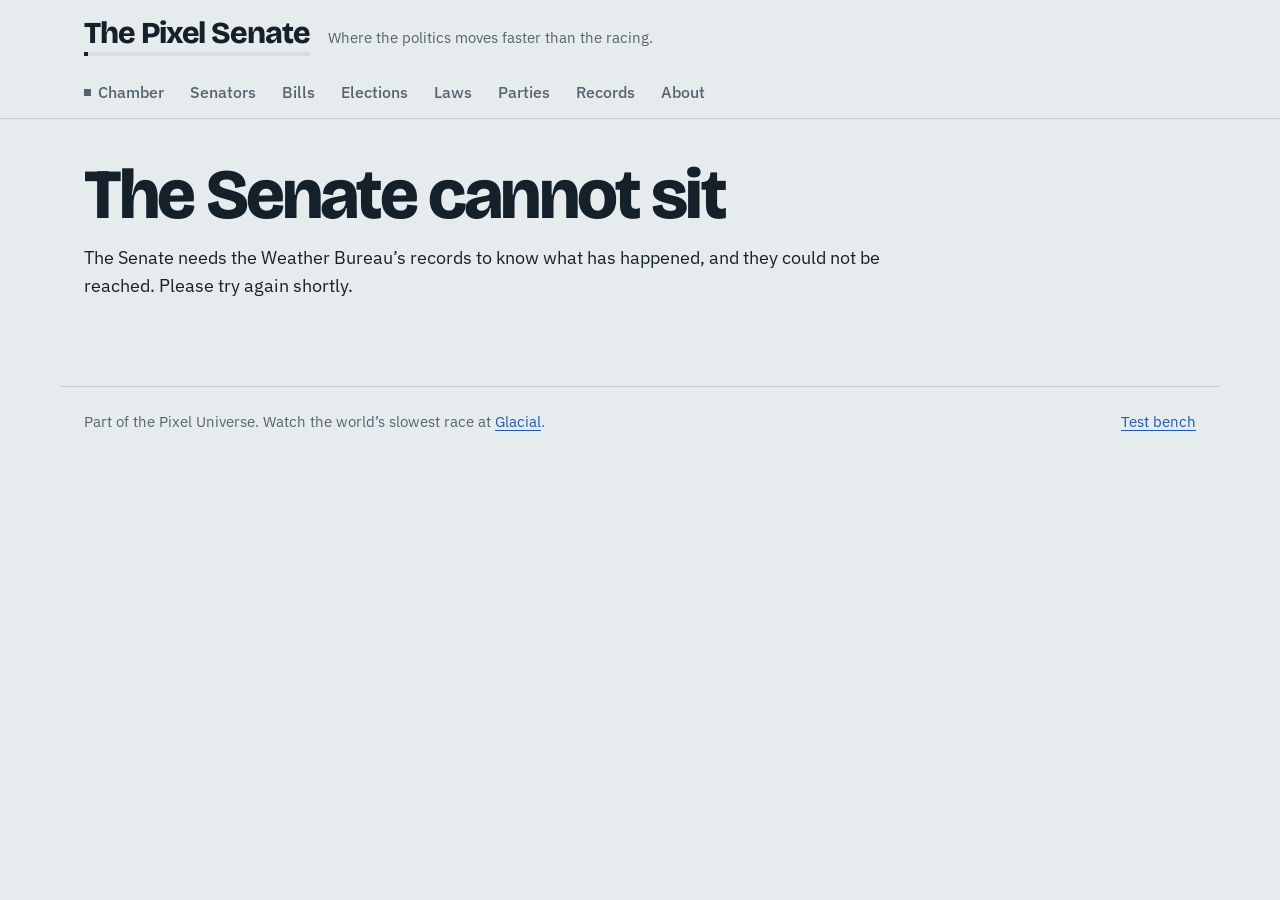
<file: index.html>
<!doctype html>
<html lang="en">
<head>
<meta charset="utf-8">
<meta name="viewport" content="width=device-width, initial-scale=1, viewport-fit=cover">
<title>The Pixel Senate</title>
<meta name="description" content="Forty-eight pixels debate, vote, filibuster and hold elections forever. The fastest politics in the Pixel Universe.">
<link rel="preconnect" href="https://fonts.googleapis.com">
<link rel="preconnect" href="https://fonts.gstatic.com" crossorigin>
<link href="https://fonts.googleapis.com/css2?family=Bricolage+Grotesque:opsz,wght@12..96,700;12..96,800&family=IBM+Plex+Sans:wght@400;500;600&display=swap" rel="stylesheet">
<link rel="stylesheet" href="senate.css">
<link rel="icon" href="data:image/svg+xml,%3Csvg xmlns=%22http://www.w3.org/2000/svg%22 viewBox=%220 0 16 16%22%3E%3Crect x=%225%22 y=%225%22 width=%226%22 height=%226%22 fill=%22%23E8A33D%22/%3E%3C/svg%3E">
</head>
<body>
<a class="skip" href="#main">Skip to content</a>
<script src="https://dvexperiments.github.io/Universe/nav.js" data-site="senate"></script>
<header class="top">
  <div class="top-inner">
    <a class="brand" href="#/"><span class="brand-name">The Pixel Senate</span><span class="brand-track"><span class="brand-pixel"></span></span></a>
    <p class="brand-tag">Where the politics moves faster than the racing.</p>
    <nav class="nav" aria-label="Sections">
      <a href="#/" data-view="chamber"><span class="live-dot off" id="livedot"></span>Chamber</a>
      <a href="#/senators" data-view="senators">Senators</a>
      <a href="#/bills" data-view="bills">Bills</a>
      <a href="#/elections" data-view="elections">Elections</a>
      <a href="#/laws" data-view="laws">Laws</a>
      <a href="#/parties" data-view="parties">Parties</a>
      <a href="#/records" data-view="records">Records</a>
      <a href="#/about" data-view="about">About</a>
    </nav>
  </div>
</header>
<p class="banner" id="travel" hidden style="max-width:var(--wrap);margin:12px auto 0"></p>
<main id="main" tabindex="-1"></main>
<footer class="foot">
  <p>Part of the Pixel Universe. Watch the world&rsquo;s slowest race at <a href="https://dvexperiments.github.io/Glacial/">Glacial</a>.</p>
  <p><a href="test.html">Test bench</a></p>
</footer>
<noscript><p style="max-width:1160px;margin:0 auto;padding:0 24px">The Senate is computed in your browser, so it needs JavaScript.</p></noscript>
<script src="https://dvexperiments.github.io/Glacial/js/pixels.js"></script>
<script src="https://dvexperiments.github.io/Glacial/js/sim.js"></script>
<script src="https://dvexperiments.github.io/Glacial/js/league.js"></script>
<script src="https://dvexperiments.github.io/Weather/universe.js"></script>
<script src="universe.js"></script>
<script src="https://dvexperiments.github.io/City/universe.js"></script>
<script src="https://dvexperiments.github.io/City/census.js"></script>
<script src="https://dvexperiments.github.io/Exchange/universe.js"></script>
<script src="https://dvexperiments.github.io/City/society.js"></script>
<script src="model.js"></script>
<script src="floor.js"></script>
<script src="views.js"></script>
<script src="app.js"></script>
</body>
</html>
</file>
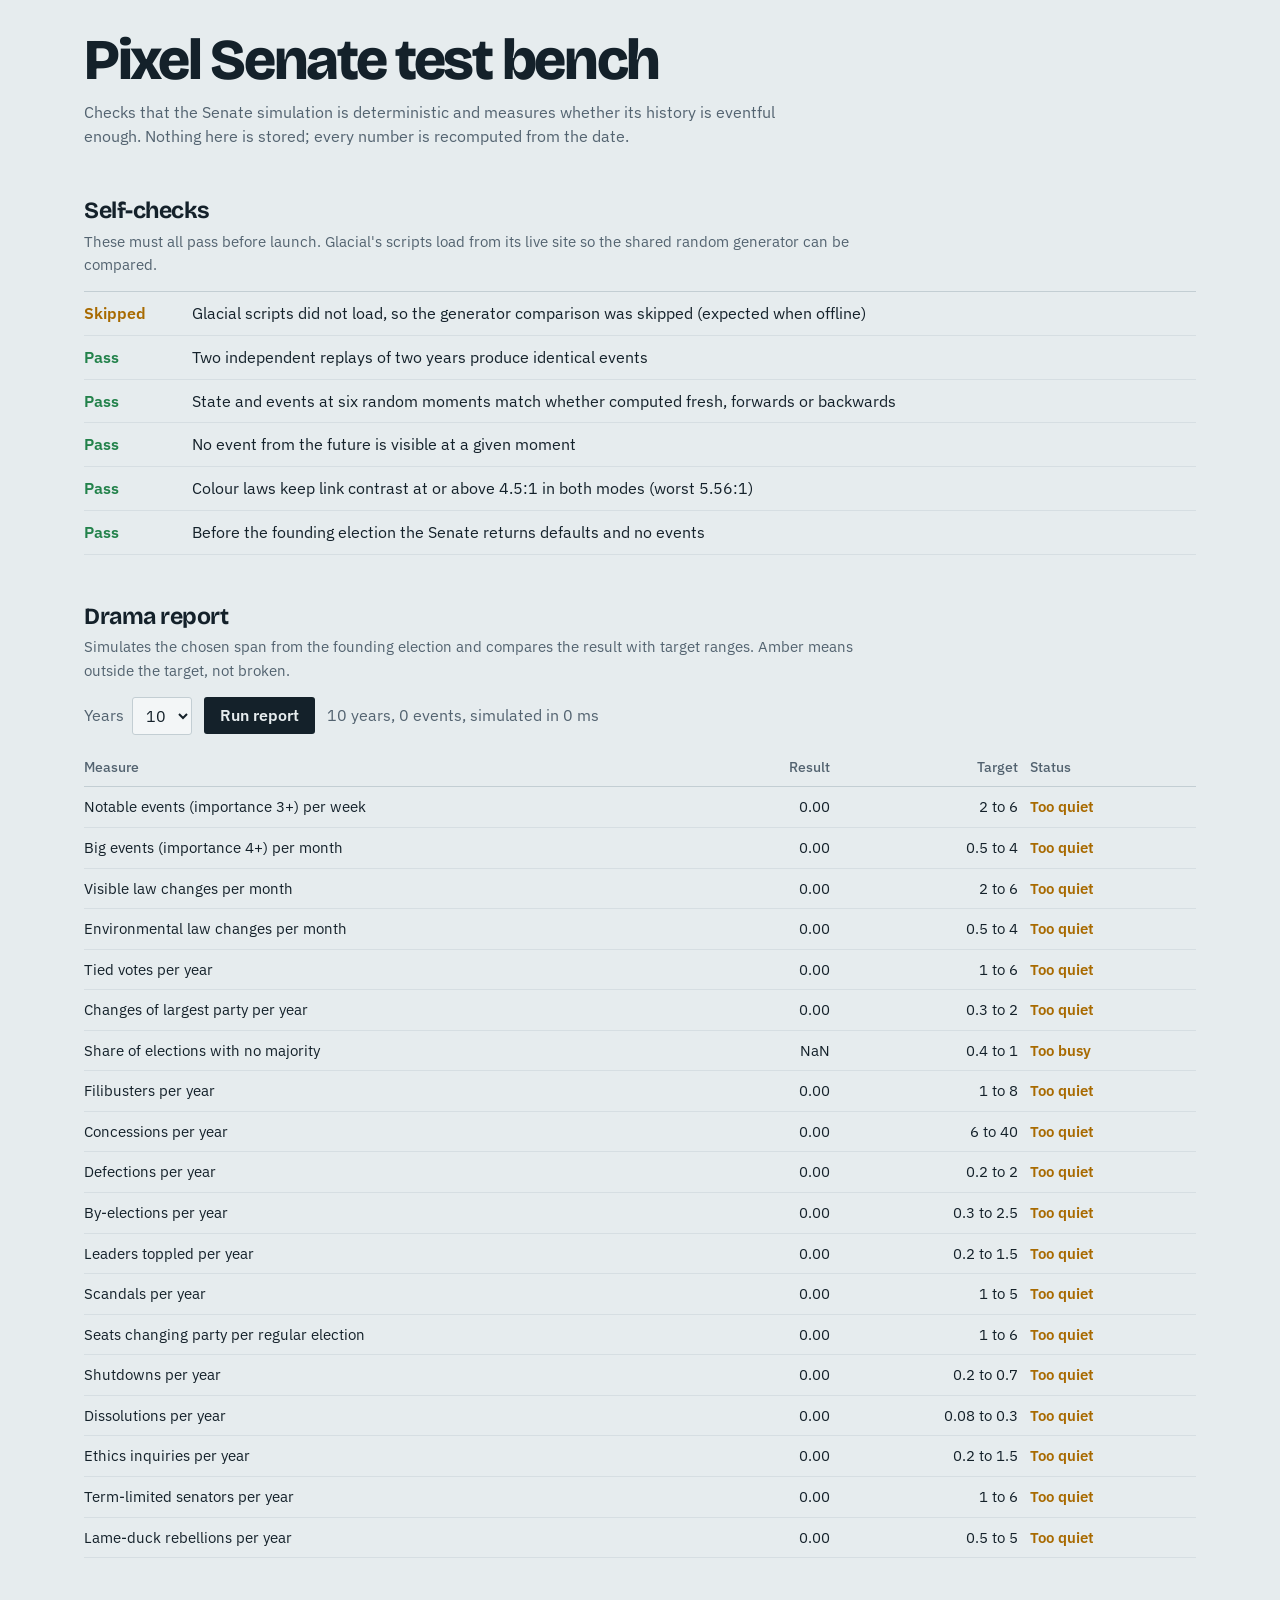
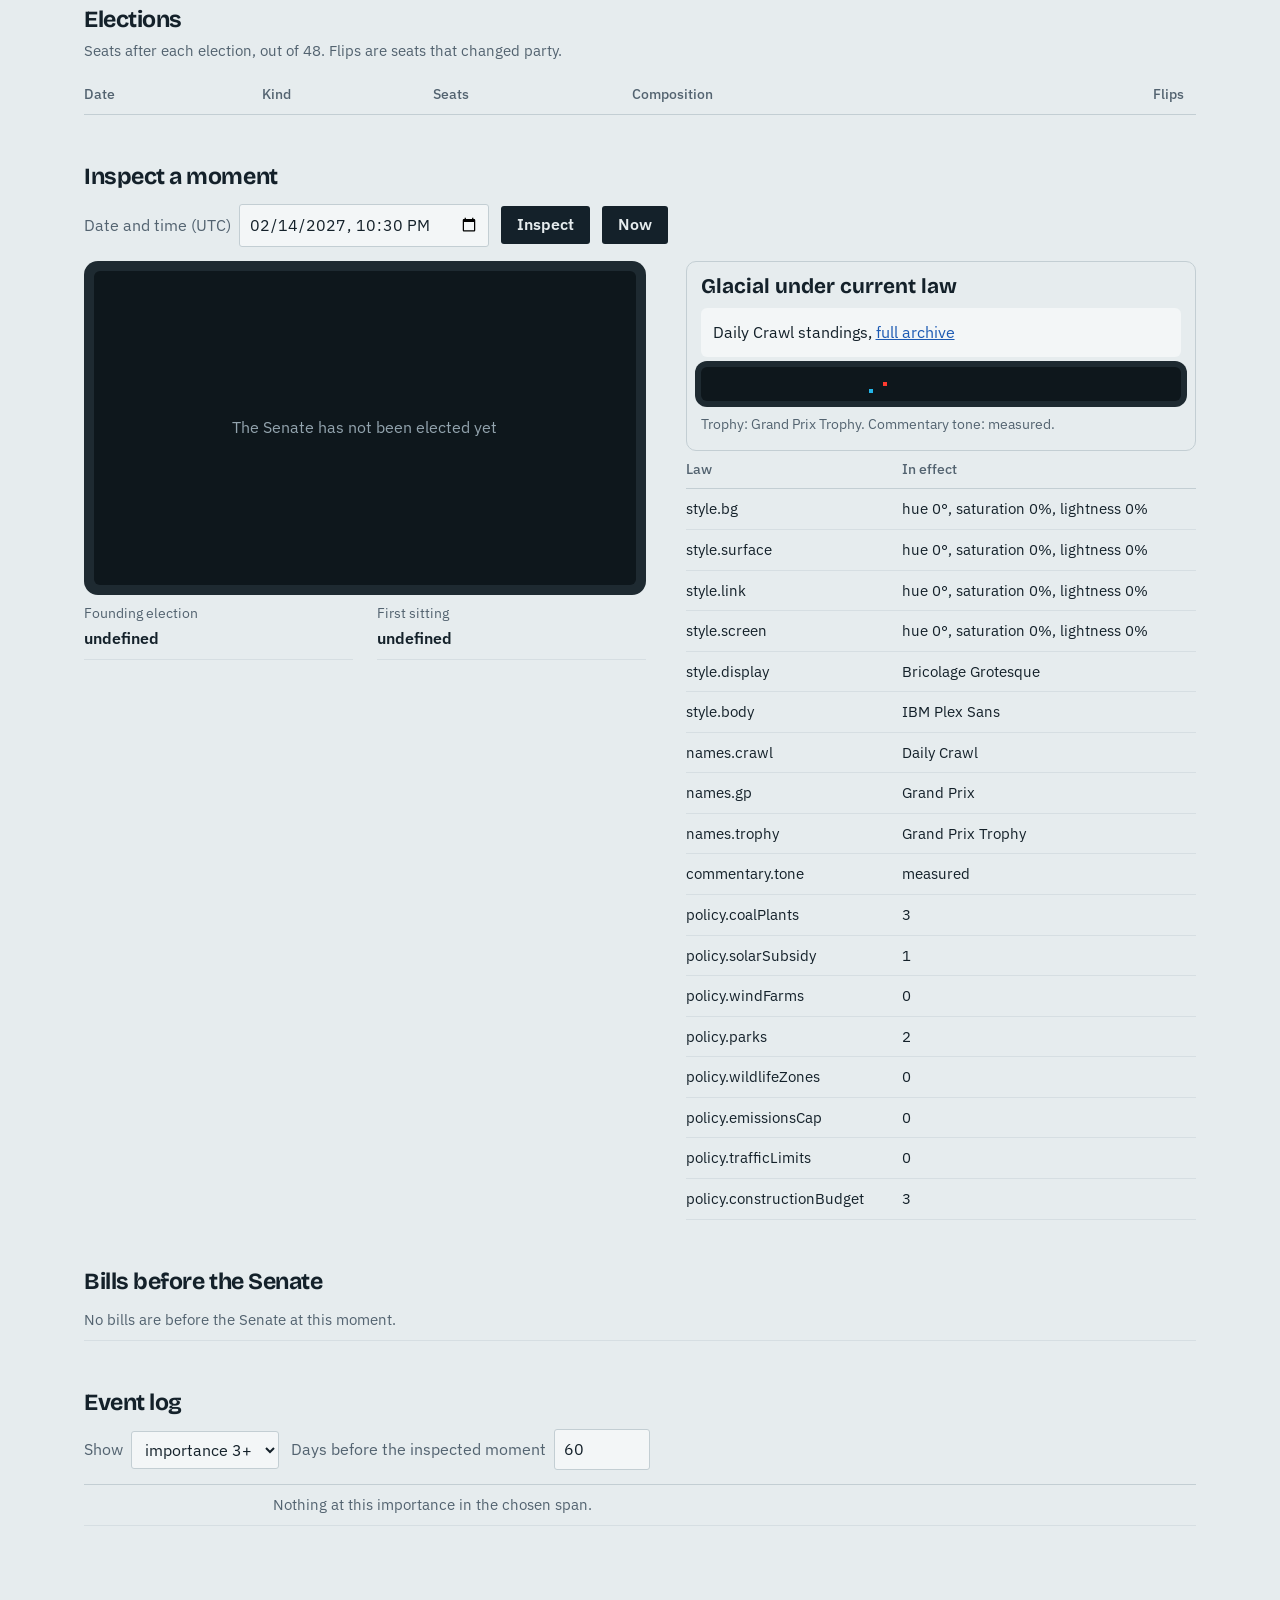
<file: test.html>
<!doctype html>
<html lang="en">
<head>
<meta charset="utf-8">
<meta name="viewport" content="width=device-width, initial-scale=1">
<title>Pixel Senate: test bench</title>
<link rel="preconnect" href="https://fonts.googleapis.com">
<link rel="preconnect" href="https://fonts.gstatic.com" crossorigin>
<link href="https://fonts.googleapis.com/css2?family=Bricolage+Grotesque:opsz,wght@12..96,700;12..96,800&family=IBM+Plex+Sans:wght@400;500;600&display=swap" rel="stylesheet">
<style>
  :root {
    --bg: #E6ECEE; --surface: #F3F6F7; --ink: #14212A; --muted: #536370; --line: #C3CED3; --line-soft: #D6DEE2;
    --link: #1C5AB3; --screen: #0E171C; --bezel: #1E2A31; --ok: #23824B; --warn: #A86A00; --bad: #B4232A;
    --display: "Bricolage Grotesque", "Arial Narrow", system-ui, sans-serif;
    --body: "IBM Plex Sans", system-ui, -apple-system, "Segoe UI", sans-serif;
    color-scheme: light;
  }
  @media (prefers-color-scheme: dark) {
    :root { --bg: #10181D; --surface: #162128; --ink: #E1E9EC; --muted: #93A4AE; --line: #2C3A42; --line-soft: #202C33;
      --link: #82B6FF; --screen: #0A1115; --bezel: #24323A; --ok: #5BC98A; --warn: #E2A93B; --bad: #F2767B; color-scheme: dark; }
  }
  * { box-sizing: border-box; }
  body { margin: 0; background: var(--bg); color: var(--ink); font: 400 1rem/1.55 var(--body); font-variant-numeric: tabular-nums; }
  main { max-width: 1160px; margin: 0 auto; padding: 32px 24px 80px; }
  h1 { font: 800 clamp(2.2rem, 5vw, 3.6rem)/1 var(--display); letter-spacing: -0.04em; margin: 0 0 10px; }
  h2 { font: 700 1.45rem/1.15 var(--display); letter-spacing: -0.02em; margin: 48px 0 6px; }
  .lede { max-width: 44em; color: var(--muted); margin: 0; }
  .hint { color: var(--muted); margin: 0 0 14px; font-size: 0.95rem; max-width: 52em; }
  .controls { display: flex; gap: 12px; flex-wrap: wrap; align-items: center; margin: 14px 0; }
  label { color: var(--muted); display: inline-flex; gap: 8px; align-items: center; }
  input, select { font: inherit; color: var(--ink); background: var(--surface); border: 1px solid var(--line); padding: 7px 9px; border-radius: 3px; }
  button { font: 600 0.97rem/1 var(--body); color: var(--bg); background: var(--ink); border: 0; padding: 11px 16px; border-radius: 3px; cursor: pointer; }
  button:hover { opacity: 0.9; }
  :focus-visible { outline: 2px solid var(--link); outline-offset: 2px; }
  table { width: 100%; border-collapse: collapse; font-size: 0.95rem; }
  th, td { text-align: left; padding: 8px 12px 8px 0; border-bottom: 1px solid var(--line-soft); vertical-align: baseline; }
  th { color: var(--muted); font-weight: 500; font-size: 0.88rem; border-bottom-color: var(--line); }
  td.n, th.n { text-align: right; }
  .wrap { overflow-x: auto; }
  .ok { color: var(--ok); font-weight: 600; }
  .warn { color: var(--warn); font-weight: 600; }
  .bad { color: var(--bad); font-weight: 600; }
  .checks { list-style: none; padding: 0; margin: 0; border-top: 1px solid var(--line); }
  .checks li { display: grid; grid-template-columns: 6em 1fr; gap: 12px; padding: 9px 0; border-bottom: 1px solid var(--line-soft); }
  .bar { display: flex; height: 14px; width: 100%; max-width: 384px; background: var(--line-soft); }
  .bar i { display: block; height: 100%; }
  .grid { display: grid; grid-template-columns: minmax(0, 1.1fr) minmax(0, 1fr); gap: 40px; }
  .chamber { background: var(--bezel); border-radius: 14px; padding: 10px; }
  .chamber svg { display: block; width: 100%; height: auto; background: var(--screen); border-radius: 6px; }
  .facts { display: grid; grid-template-columns: 1fr 1fr; gap: 0 24px; margin: 0; }
  .facts div { padding: 8px 0; border-bottom: 1px solid var(--line-soft); }
  .facts dt { color: var(--muted); font-size: 0.88rem; }
  .facts dd { margin: 2px 0 0; font-weight: 600; }
  .chip { display: inline-block; width: 0.7em; height: 0.7em; margin-right: 0.4em; background: var(--c); vertical-align: -0.02em; }
  .feed { list-style: none; margin: 0; padding: 0; border-top: 1px solid var(--line); max-height: 640px; overflow-y: auto; }
  .feed li { display: grid; grid-template-columns: 9.5em 1.6em 1fr; gap: 10px; padding: 8px 0; border-bottom: 1px solid var(--line-soft); font-size: 0.95rem; }
  .feed time, .feed .imp { color: var(--muted); }
  .preview { border-radius: 10px; padding: 14px; border: 1px solid var(--line); }
  .preview .panel { border-radius: 6px; padding: 12px; margin: 10px 0; }
  .preview .scr { height: 34px; border-radius: 6px; position: relative; }
  .preview .scr i { position: absolute; top: 15px; width: 4px; height: 4px; }
  .status { color: var(--muted); min-height: 1.5em; }
  @media (max-width: 900px) { .grid { grid-template-columns: 1fr; } .feed li { grid-template-columns: 8em 1.4em 1fr; } }
</style>
</head>
<body>
<main>
  <h1>Pixel Senate test bench</h1>
  <p class="lede">Checks that the Senate simulation is deterministic and measures whether its history is eventful enough. Nothing here is stored; every number is recomputed from the date.</p>

  <h2>Self-checks</h2>
  <p class="hint">These must all pass before launch. Glacial's scripts load from its live site so the shared random generator can be compared.</p>
  <ul class="checks" id="checks"><li><span class="status">Running…</span><span></span></li></ul>

  <h2>Drama report</h2>
  <p class="hint">Simulates the chosen span from the founding election and compares the result with target ranges. Amber means outside the target, not broken.</p>
  <div class="controls">
    <label>Years <select id="years"><option>1</option><option>3</option><option selected>10</option><option>25</option></select></label>
    <button id="run">Run report</button>
    <span class="status" id="runStatus"></span>
  </div>
  <div class="wrap"><table id="drama"></table></div>

  <h2>Elections</h2>
  <p class="hint">Seats after each election, out of 48. Flips are seats that changed party.</p>
  <div class="wrap"><table id="elections"></table></div>

  <h2>Inspect a moment</h2>
  <div class="controls">
    <label>Date and time (UTC) <input type="datetime-local" id="when" step="60"></label>
    <button id="inspect">Inspect</button>
    <button id="now" type="button">Now</button>
  </div>
  <div class="grid">
    <div>
      <div class="chamber"><svg id="chamber" viewBox="0 0 400 232" role="img" aria-label="Senate chamber"></svg></div>
      <dl class="facts" id="facts"></dl>
    </div>
    <div>
      <div class="preview" id="preview"></div>
      <div class="wrap"><table id="laws"></table></div>
    </div>
  </div>
  <h2>Bills before the Senate</h2>
  <div class="wrap"><table id="bills"></table></div>

  <h2>Event log</h2>
  <div class="controls">
    <label>Show <select id="imp"><option value="1">everything</option><option value="2">importance 2+</option><option value="3" selected>importance 3+</option><option value="4">importance 4+</option><option value="5">front page only</option></select></label>
    <label>Days before the inspected moment <input type="number" id="span" value="60" min="1" max="3650" style="width:6em"></label>
  </div>
  <ul class="feed" id="feed"></ul>
</main>

<script src="https://dvexperiments.github.io/Glacial/js/pixels.js"></script>
<script src="https://dvexperiments.github.io/Glacial/js/sim.js"></script>
<script src="https://dvexperiments.github.io/Glacial/js/league.js"></script>
<script src="https://dvexperiments.github.io/Weather/universe.js"></script>
<script src="universe.js"></script>
<script src="https://dvexperiments.github.io/City/universe.js"></script>
<script src="https://dvexperiments.github.io/City/census.js"></script>
<script src="https://dvexperiments.github.io/Exchange/universe.js"></script>
<script src="https://dvexperiments.github.io/City/society.js"></script>
<script>
(function () {
  const S = PixelUniverse.senate;
  const D = PixelUniverse.senateDisplay;
  const DAY = 86400000, START = Date.UTC(2026, 10, 28);
  const $ = (id) => document.getElementById(id);
  const esc = (s) => String(s).replace(/[&<>"]/g, (c) => ({ '&': '&amp;', '<': '&lt;', '>': '&gt;', '"': '&quot;' }[c]));
  const COLORS = { B: S.parties.B.color, V: S.parties.V.color, L: S.parties.L.color, I: S.independent.color };
  const NAMES = { B: 'Brightness', V: 'Verdant', L: 'Legacy Mode', I: 'Independent' };
  const fmt = (ms) => new Date(ms).toISOString().slice(0, 16).replace('T', ' ');

  // ---------------------------------------------------------------- self-checks
  function checks() {
    const out = [];
    const add = (ok, text) => out.push({ ok, text });
    const G = window.G;
    if (G && G.rng && G.hash) {
      let same = true;
      for (const s of ['C-2026-10-23', 'senate:bills:2027-01-01', 'pair:GP-2026-12']) {
        const a = G.rng(G.hash(s)), b = S._internals.rng(S._internals.hash(s));
        for (let i = 0; i < 50; i++) if (a() !== b()) same = false;
      }
      add(same, 'Random generator matches Glacial\u2019s G.rng and G.hash exactly');
    } else add(null, 'Glacial scripts did not load, so the generator comparison was skipped (expected when offline)');

    const end = START + 2 * 365 * DAY;
    const a = S.create(), b = S.create();
    const ja = JSON.stringify(a.eventsBetween(START, end)), jb = JSON.stringify(b.eventsBetween(START, end));
    add(ja === jb, 'Two independent replays of two years produce identical events');

    let bad = 0;
    const times = [];
    for (let i = 0; i < 6; i++) times.push(START + Math.floor(Math.random() * 2 * 365 * DAY));
    for (const t of times) {
      const fresh = S.create();
      if (JSON.stringify(fresh.stateAt(t)) !== JSON.stringify(a.stateAt(t))) bad++;
      if (JSON.stringify(fresh.eventsBetween(START, t)) !== JSON.stringify(a.eventsBetween(START, t))) bad++;
    }
    add(bad === 0, 'State and events at six random moments match whether computed fresh, forwards or backwards' + (bad ? ' (' + bad + ' mismatches)' : ''));

    const t = times[0];
    add(!a.eventsBetween(START, t).some((e) => e.ms > t), 'No event from the future is visible at a given moment');

    let worst = 99;
    for (let x = START; x < end; x += 7 * DAY) for (const sc of ['light', 'dark']) {
      const v = a.styleVars(x, sc);
      worst = Math.min(worst, D.contrast(v['--link'], v['--bg']));
    }
    add(worst >= 4.5, 'Colour laws keep link contrast at or above 4.5:1 in both modes (worst ' + worst.toFixed(2) + ':1)');
    const pre = a.stateAt(START - DAY);
    add(pre.started === false && pre.laws['style.display'] === 'Bricolage Grotesque', 'Before the founding election the Senate returns defaults and no events');
    return out;
  }
  function renderChecks() {
    const list = checks();
    $('checks').innerHTML = list.map((c) => '<li><span class="' + (c.ok === null ? 'warn' : c.ok ? 'ok' : 'bad') + '">' +
      (c.ok === null ? 'Skipped' : c.ok ? 'Pass' : 'Fail') + '</span><span>' + esc(c.text) + '</span></li>').join('');
  }

  // ---------------------------------------------------------------- drama report
  const TARGETS = [
    ['Notable events (importance 3+) per week', (m) => m.notable / m.weeks, 2, 6],
    ['Big events (importance 4+) per month', (m) => m.big / m.months, 0.5, 4],
    ['Visible law changes per month', (m) => m.visible / m.months, 2, 6],
    ['Environmental law changes per month', (m) => m.policy / m.months, 0.5, 4],
    ['Tied votes per year', (m) => m.ties / m.years, 1, 6],
    ['Changes of largest party per year', (m) => m.majority / m.years, 0.3, 2],
    ['Share of elections with no majority', (m) => m.hung / m.elections, 0.4, 1],
    ['Filibusters per year', (m) => m.filibusters / m.years, 1, 8],
    ['Concessions per year', (m) => m.concessions / m.years, 6, 40],
    ['Defections per year', (m) => m.defections / m.years, 0.2, 2],
    ['By-elections per year', (m) => m.byelections / m.years, 0.3, 2.5],
    ['Leaders toppled per year', (m) => m.toppled / m.years, 0.2, 1.5],
    ['Scandals per year', (m) => m.scandals / m.years, 1, 5],
    ['Seats changing party per regular election', (m) => m.flips / Math.max(1, m.elections - 1), 1, 6],
    ['Shutdowns per year', (m) => m.shutdowns / m.years, 0.2, 0.7],
    ['Dissolutions per year', (m) => m.dissolutions / m.years, 0.08, 0.3],
    ['Ethics inquiries per year', (m) => m.inquiries / m.years, 0.2, 1.5],
    ['Term-limited senators per year', (m) => m.termLimited / m.years, 1, 6],
    ['Lame-duck rebellions per year', (m) => m.lameDuck / m.years, 0.5, 5]
  ];
  function report(years) {
    const inst = S.create();
    const end = START + years * 365 * DAY;
    const t0 = performance.now();
    const ev = inst.eventsBetween(START, end);
    const ms = performance.now() - t0;
    const c = (f) => ev.filter(f).length;
    const m = {
      years, months: years * 12, weeks: years * 52,
      notable: c((e) => e.importance >= 3), big: c((e) => e.importance >= 4 && e.type !== 'election.result'),
      visible: c((e) => e.type === 'law.in_effect' && e.importance === 3), policy: c((e) => e.type === 'law.in_effect' && e.importance === 2),
      ties: c((e) => e.type === 'bill.failed' && e.data.tie), majority: c((e) => e.type === 'majority.change'),
      hung: c((e) => e.type === 'election.summary' && e.data.hung), elections: c((e) => e.type === 'election.summary'),
      filibusters: c((e) => e.type === 'filibuster.start'), concessions: c((e) => e.type === 'bill.concession'),
      defections: c((e) => e.type === 'senator.defected'), byelections: c((e) => e.type === 'byelection.result'),
      toppled: c((e) => e.type === 'leader.challenge' && e.data.won), scandals: c((e) => e.type === 'senator.scandal' || e.type === 'senator.resigned'),
      flips: c((e) => e.type === 'election.result' && e.importance === 4),
      shutdowns: c((e) => e.type === 'shutdown.begin'), dissolutions: c((e) => e.type === 'senate.dissolved'),
      inquiries: c((e) => e.type === 'inquiry.opened'), termLimited: c((e) => e.type === 'senator.term_limited'),
      lameDuck: c((e) => e.type === 'senate.rebellion' && e.data.lameDuck)
    };
    $('drama').innerHTML = '<thead><tr><th>Measure</th><th class="n">Result</th><th class="n">Target</th><th>Status</th></tr></thead><tbody>' +
      TARGETS.map(([label, f, lo, hi]) => {
        const v = f(m), ok = v >= lo && v <= hi;
        return '<tr><td>' + label + '</td><td class="n">' + v.toFixed(2) + '</td><td class="n">' + lo + ' to ' + hi +
          '</td><td class="' + (ok ? 'ok' : 'warn') + '">' + (ok ? 'In range' : v < lo ? 'Too quiet' : 'Too busy') + '</td></tr>';
      }).join('') + '</tbody>';
    $('runStatus').textContent = years + ' years, ' + ev.length.toLocaleString() + ' events, simulated in ' + Math.round(ms) + ' ms';

    const els = inst.electionsBetween(START, end);
    $('elections').innerHTML = '<thead><tr><th>Date</th><th>Kind</th><th>Seats</th><th>Composition</th><th class="n">Flips</th></tr></thead><tbody>' +
      els.map((e) => {
        const comp = e.composition;
        const bar = ['B', 'V', 'L', 'I'].map((p) => '<i style="width:' + (comp[p] / 48 * 100) + '%;background:' + COLORS[p] + '"></i>').join('');
        const flips = e.results.filter((r) => r.prevParty && r.prevParty !== r.cands[r.winner].party).length;
        return '<tr><td>' + new Date(e.ms).toISOString().slice(0, 10) + '</td><td>' + e.kind + '</td><td><div class="bar">' + bar + '</div></td><td>B ' +
          comp.B + ', V ' + comp.V + ', L ' + comp.L + (comp.I ? ', I ' + comp.I : '') + (comp.vacant ? ', vacant ' + comp.vacant : '') +
          '</td><td class="n">' + (e.kind === 'founding' ? '' : flips) + '</td></tr>';
      }).join('') + '</tbody>';
  }

  // ---------------------------------------------------------------- inspector
  function chamber(st) {
    const svg = $('chamber');
    if (!st.started) { svg.innerHTML = '<text x="200" y="120" fill="#93A4AE" text-anchor="middle" font-size="12">The Senate has not been elected yet</text>'; return; }
    const rows = [9, 11, 13, 15];
    const pos = [];
    rows.forEach((n, r) => {
      const radius = 80 + r * 26;
      for (let i = 0; i < n; i++) {
        const a = Math.PI - (Math.PI * i) / (n - 1);
        pos.push({ x: 200 + radius * Math.cos(a), y: 200 - radius * Math.sin(a), a });
      }
    });
    pos.sort((p, q) => q.a - p.a);
    const maj = st.majority;
    const order = ['B', 'V', 'L'].filter((p) => p !== maj).concat(['I', maj]);
    const seats = st.seats.slice().sort((x, y) => {
      const px = x.senator ? order.indexOf(x.senator.party) : 5, py = y.senator ? order.indexOf(y.senator.party) : 5;
      return px - py || x.seat - y.seat;
    });
    const note = st.dissolved ? 'Dissolved: snap election on ' + st.snapElection
      : st.shutdown ? 'Shutdown, day ' + st.shutdown.days : st.presidingOfficer.title + ' ' + st.presidingOfficer.name;
    svg.style.opacity = st.shutdown || st.dissolved ? 0.45 : 1;
    svg.innerHTML = seats.map((s, i) => {
      const p = pos[i], c = s.senator ? COLORS[s.senator.party] : 'none';
      const duck = s.senator && s.senator.lameDuck;
      const title = s.senator ? s.senator.name + ', ' + NAMES[s.senator.party] + ', ' + s.district + (duck ? ', lame duck' : '') : 'Vacant, ' + s.district;
      return '<rect x="' + (p.x - 4).toFixed(1) + '" y="' + (p.y - 4).toFixed(1) + '" width="8" height="8" fill="' + c +
        '" fill-opacity="' + (duck ? 0.45 : 1) + '" stroke="' + (s.senator ? 'none' : '#93A4AE') + '"><title>' + esc(title) + '</title></rect>';
    }).join('') + '<text x="200" y="224" fill="#93A4AE" text-anchor="middle" font-size="11">' + esc(note) + '</text>';
  }
  function inspect(t) {
    const st = S.stateAt(t);
    chamber(st);
    const f = [];
    const add = (k, v) => f.push('<div><dt>' + k + '</dt><dd>' + v + '</dd></div>');
    if (st.started) {
      const c = st.composition;
      add('Seats', ['B', 'V', 'L', 'I'].filter((p) => c[p]).map((p) => '<span class="chip" style="--c:' + COLORS[p] + '"></span>' + c[p]).join(' ') + (c.vacant ? ' vacant ' + c.vacant : ''));
      add('Majority Leader', st.majorityLeader ? esc(st.majorityLeader.name) + ' (' + NAMES[st.majority] + ')' : 'None yet');
      add('Support', 'B ' + Math.round(st.support.B * 100) + '%, V ' + Math.round(st.support.V * 100) + '%, L ' + Math.round(st.support.L * 100) + '%');
      add('Air-quality concern (stub)', Math.round(st.concern * 100) + '%');
      add('Next election', st.nextElection);
      add('Filibuster', st.filibuster ? esc(st.filibuster.name) + ' since ' + fmt(st.filibuster.start) : 'None');
      add('Budget', st.budget ? st.budget.fy + (st.budget.passed ? ', passed' : ', not yet passed') + (st.budget.attempts ? ' (' + st.budget.attempts + ' vote' + (st.budget.attempts === 1 ? '' : 's') + ')' : '') : 'First budget due June 2027');
      add('Shutdown', st.shutdown ? 'Day ' + st.shutdown.days + ', since ' + st.shutdown.since : 'No');
      add('Ethics inquiries', st.inquiries.length ? st.inquiries.map((q) => esc(q.name) + ' (' + q.stage + ')').join(', ') : 'None');
      add('Lame ducks', st.seats.filter((x) => x.senator && x.senator.lameDuck).length + ' (shown faded)');
      if (st.dissolved) add('Dissolved', 'Snap election on ' + st.snapElection);
    } else {
      add('Founding election', st.startDate);
      add('First sitting', st.firstSitting);
    }
    $('facts').innerHTML = f.join('');

    const scheme = matchMedia('(prefers-color-scheme: dark)').matches ? 'dark' : 'light';
    const v = S.styleVars(t, scheme);
    const pixels = window.G && G.PIXELS ? G.PIXELS.slice(0, 2).map((p) => p.color) : ['#FF3B30', '#23B5E8'];
    $('preview').style.background = v['--bg'];
    $('preview').style.fontFamily = v['--body'];
    $('preview').innerHTML = '<div style="font:700 1.3rem/1.1 ' + esc(v['--display']) + ';color:var(--ink)">Glacial under current law</div>' +
      '<div class="panel" style="background:' + v['--surface'] + '">' + esc(st.laws['names.crawl']) + ' standings, <a href="#" style="color:' + v['--link'] + '">full archive</a></div>' +
      '<div class="scr" style="background:' + v['--screen'] + ';box-shadow:0 0 0 6px ' + v['--bezel'] + '"><i style="left:38%;background:' + pixels[0] + '"></i><i style="left:35%;top:22px;background:' + pixels[1] + '"></i></div>' +
      '<p style="margin:12px 0 0;color:var(--muted);font-size:0.9rem">Trophy: ' + esc(st.laws['names.trophy']) + '. Commentary tone: ' + esc(st.laws['commentary.tone']) + '.</p>';

    const rows = Object.keys(st.laws).map((k) => {
      let val = st.laws[k];
      if (typeof val === 'object') val = 'hue ' + val.h + '°, saturation ' + val.s + '%, lightness ' + val.l + '%';
      return '<tr><td>' + k + '</td><td>' + esc(val) + '</td></tr>';
    });
    $('laws').innerHTML = '<thead><tr><th>Law</th><th>In effect</th></tr></thead><tbody>' + rows.join('') + '</tbody>';

    const bills = st.started ? st.bills.slice().sort((a, b) => a.no - b.no) : [];
    $('bills').innerHTML = bills.length
      ? '<thead><tr><th class="n">No.</th><th>Bill</th><th>Sponsor</th><th>Stage</th></tr></thead><tbody>' + bills.map((b) =>
        '<tr><td class="n">' + b.no + '</td><td>' + esc(b.title) + '</td><td>' + esc(b.sponsorName) + '</td><td>' +
        (b.kind === 'budget' ? 'Budget, ' + (b.result ? 'defeated at last vote' : 'awaiting its first vote') : b.stage === 'committee' ? 'Committee, reports ' + new Date(b.due).toISOString().slice(0, 10) : 'Awaiting a vote') + '</td></tr>').join('') + '</tbody>'
      : '<tbody><tr><td class="status">No bills are before the Senate at this moment.</td></tr></tbody>';

    const span = Math.max(1, +$('span').value || 60) * DAY;
    const min = +$('imp').value;
    const ev = S.eventsBetween(t - span, t).filter((e) => e.importance >= min).reverse().slice(0, 600);
    $('feed').innerHTML = ev.length ? ev.map((e) => '<li><time>' + fmt(e.ms) + '</time><span class="imp" title="importance">' + e.importance +
      '</span><span>' + esc(e.headline) + '</span></li>').join('') : '<li><span></span><span></span><span class="status">Nothing at this importance in the chosen span.</span></li>';
  }

  function toInput(ms) { return new Date(ms).toISOString().slice(0, 16); }
  function fromInput() { const v = $('when').value; return v ? Date.parse(v + ':00Z') : Date.now(); }
  const defaultMoment = Math.max(Date.now(), Date.UTC(2027, 1, 14, 22, 30));
  $('when').value = toInput(defaultMoment);
  $('inspect').addEventListener('click', () => inspect(fromInput()));
  $('now').addEventListener('click', () => { $('when').value = toInput(Date.now()); inspect(Date.now()); });
  $('imp').addEventListener('change', () => inspect(fromInput()));
  $('span').addEventListener('change', () => inspect(fromInput()));
  $('run').addEventListener('click', () => { $('runStatus').textContent = 'Simulating\u2026'; setTimeout(() => report(+$('years').value), 30); });

  setTimeout(() => {
    renderChecks();
    report(10);
    inspect(fromInput());
  }, 30);
})();
</script>
</body>
</html>
</file>
<file: senate.css>
/* The Pixel Senate. Same frost paper and dark screen as Glacial; everything on the screen moves faster. */
:root {
  --bg: #E6ECEE;
  --surface: #F3F6F7;
  --ink: #14212A;
  --muted: #536370;
  --line: #C3CED3;
  --line-soft: #D6DEE2;
  --link: #1C5AB3;
  --screen: #0E171C;
  --bezel: #1E2A31;
  --win: #14212A;
  --focus: #1C5AB3;
  --aye: #DDF5E6;
  --no: #F7D8D9;
  --display: "Bricolage Grotesque", "Arial Narrow", system-ui, sans-serif;
  --body: "IBM Plex Sans", system-ui, -apple-system, "Segoe UI", sans-serif;
  --wrap: 1160px;
  color-scheme: light;
  box-sizing: border-box;
  padding-top: env(safe-area-inset-top, 0px);
  padding-bottom: env(safe-area-inset-bottom, 0px);
}
@media (prefers-color-scheme: dark) {
  :root {
    --bg: #10181D; --surface: #162128; --ink: #E1E9EC; --muted: #93A4AE; --line: #2C3A42; --line-soft: #202C33;
    --link: #82B6FF; --screen: #0A1115; --bezel: #24323A; --win: #E1E9EC; --focus: #82B6FF;
    --aye: #173326; --no: #3A1C1F;
    color-scheme: dark;
  }
}
*, *::before, *::after { box-sizing: inherit; }
html { scroll-padding-top: env(safe-area-inset-top, 0px); -webkit-text-size-adjust: 100%; }
body { margin: 0; background: var(--bg); color: var(--ink); font: 400 1.0625rem/1.55 var(--body); font-variant-numeric: tabular-nums; }
a { color: var(--link); text-underline-offset: 0.18em; text-decoration-thickness: 1px; }
a:hover { text-decoration-thickness: 2px; }
:focus-visible { outline: 2px solid var(--focus); outline-offset: 2px; border-radius: 2px; }
img, svg, canvas { max-width: 100%; display: block; }
small { font-size: 0.8em; color: var(--muted); }
.skip { position: absolute; left: -999px; top: 8px; background: var(--ink); color: var(--bg); padding: 8px 12px; z-index: 20; }
.skip:focus { left: 8px; }

/* ---------- header ---------- */
.top { border-bottom: 1px solid var(--line); }
.top-inner { max-width: var(--wrap); margin: 0 auto; padding: 18px 24px 0; display: grid; grid-template-columns: auto 1fr; align-items: baseline; column-gap: 18px; }
.brand { display: inline-flex; flex-direction: column; gap: 4px; color: var(--ink); text-decoration: none; }
.brand-name { font: 800 1.9rem/1 var(--display); letter-spacing: -0.035em; }
.brand-track { position: relative; width: 100%; height: 4px; background: var(--line-soft); order: 2; }
/* Glacial's brand pixel takes 90 seconds to cross. This one takes 1.1. */
.brand-pixel { position: absolute; left: 0; top: 0; width: 4px; height: 4px; background: var(--ink); animation: dash 1.1s steps(24, end) infinite alternate; }
@keyframes dash { from { left: 0; } to { left: calc(100% - 4px); } }
.brand-tag { margin: 0; color: var(--muted); font-size: 0.95rem; }
.nav { grid-column: 1 / -1; display: flex; gap: 2px; margin-top: 14px; overflow-x: auto; scrollbar-width: none; }
.nav::-webkit-scrollbar { display: none; }
.nav a { padding: 10px 12px 11px; color: var(--muted); text-decoration: none; white-space: nowrap; border-bottom: 3px solid transparent; font-weight: 500; font-size: 0.97rem; display: inline-flex; align-items: center; gap: 7px; }
.nav a:first-child { padding-left: 0; }
.nav a:hover { color: var(--ink); }
.nav a[aria-current="page"] { color: var(--ink); border-bottom-color: var(--ink); }
.live-dot { width: 7px; height: 7px; background: #E5484D; animation: blink 0.5s steps(2, end) infinite; }
.live-dot.off { background: var(--muted); animation: none; }
@keyframes blink { 50% { opacity: 0.25; } }

/* ---------- layout ---------- */
main { max-width: var(--wrap); margin: 0 auto; padding: 8px 24px 64px; outline: none; }
.page-head { padding: 34px 0 22px; max-width: 62rem; }
.page-head h1, .profile-head h1 { font: 800 clamp(2.4rem, 6vw, 4.4rem)/0.98 var(--display); letter-spacing: -0.04em; margin: 0 0 14px; }
h1.status { font: 800 clamp(1.9rem, 4.6vw, 3.3rem)/1.05 var(--display); letter-spacing: -0.035em; text-wrap: balance; margin: 0 0 12px; min-height: 2.1em; }
h1.status a { color: inherit; text-decoration: none; }
h1.status a:hover { text-decoration: underline; text-decoration-thickness: 3px; }
.kicker { margin: 0 0 10px; color: var(--muted); font-weight: 500; }
.lede { font-size: 1.15rem; line-height: 1.5; margin: 0; max-width: 44em; }
h2 { font: 700 1.45rem/1.15 var(--display); letter-spacing: -0.02em; margin: 44px 0 12px; }
.hint { color: var(--muted); margin: -4px 0 12px; font-size: 0.95rem; max-width: 52em; }
.muted { color: var(--muted); }
.strong { font-weight: 600; }
.banner { margin: 16px 0 0; padding: 10px 14px; border-left: 4px solid var(--link); background: var(--surface); font-size: 0.95rem; }

/* ---------- the screen ---------- */
.screen { margin: 0; padding: 10px; background: var(--bezel); border-radius: 14px; box-shadow: inset 0 0 0 1px rgba(255,255,255,0.05); }
.screen canvas { width: 100%; height: auto; aspect-ratio: 960 / 430; border-radius: 6px; background: var(--screen); }
.screen-bar { display: flex; justify-content: space-between; gap: 12px; flex-wrap: wrap; color: rgba(214, 230, 236, 0.75); font-size: 0.82rem; padding: 10px 4px 8px; }
.screen-bar .clock { font-variant-numeric: tabular-nums; }
.tally { display: flex; gap: 10px; align-items: baseline; }

/* ---------- chamber page ---------- */
.live-body { display: grid; grid-template-columns: minmax(0, 1.25fr) minmax(0, 1fr); gap: 40px; margin-top: 36px; }
.feed { list-style: none; margin: 0; padding: 0; max-height: 560px; overflow-y: auto; border-top: 1px solid var(--line); }
.feed li { display: grid; grid-template-columns: 6.2em 1fr; gap: 10px; padding: 8px 0; border-bottom: 1px solid var(--line-soft); font-size: 0.96rem; }
.feed li.speech { color: var(--muted); }
.feed li.speech q { color: var(--ink); }
.feed li.fresh { animation: flash 0.6s ease-out; }
@keyframes flash { from { background: color-mix(in srgb, var(--link) 18%, transparent); } to { background: transparent; } }
.feed li.empty { display: block; color: var(--muted); }
.feed time { color: var(--muted); font-variant-numeric: tabular-nums; }
.live-body h2 { margin-top: 0; }
.ticker { overflow: hidden; white-space: nowrap; border-top: 1px solid var(--line); border-bottom: 1px solid var(--line); margin-top: 18px; padding: 9px 0; font-size: 0.95rem; }
.ticker-track { display: inline-block; padding-left: 100%; animation: tick 70s linear infinite; }
.ticker-track span { margin-right: 3.2em; }
.ticker-track b { font-weight: 600; margin-right: 0.5em; }
@keyframes tick { from { transform: translateX(0); } to { transform: translateX(-100%); } }
.compbar { display: flex; height: 16px; margin: 6px 0 8px; background: var(--line-soft); }
.compbar i { display: block; height: 100%; }
.compbar i + i { box-shadow: -1px 0 0 var(--bg); }

/* ---------- chips, tables ---------- */
.chip { display: inline-block; width: 0.72em; height: 0.72em; background: var(--c); margin-right: 0.45em; vertical-align: -0.02em; box-shadow: inset 0 0 0 1px rgba(20, 33, 42, 0.22); }
.chip.duck { opacity: 0.5; }
.px { white-space: nowrap; }
.table-wrap { overflow-x: auto; -webkit-overflow-scrolling: touch; }
table.data { width: 100%; border-collapse: collapse; font-size: 0.97rem; }
.data caption { text-align: left; font: 700 1.2rem/1.2 var(--display); padding-bottom: 10px; }
.data th, .data td { padding: 9px 12px 9px 0; text-align: left; border-bottom: 1px solid var(--line-soft); vertical-align: baseline; white-space: nowrap; }
.data td.wrap { white-space: normal; min-width: 16em; }
.data th { font-weight: 500; color: var(--muted); border-bottom: 1px solid var(--line); font-size: 0.88rem; }
.data .n { text-align: right; padding-left: 12px; }
.data td:last-child, .data th:last-child { padding-right: 0; }
.data tbody tr:hover { background: color-mix(in srgb, var(--surface) 70%, transparent); }
.data th button { font: inherit; color: inherit; background: none; border: 0; padding: 0; cursor: pointer; text-align: inherit; }
.data th[aria-sort="descending"] button::after { content: " \2193"; }
.data th[aria-sort="ascending"] button::after { content: " \2191"; }
.v { display: inline-block; min-width: 3.6em; text-align: center; padding: 1px 6px; border-radius: 2px; font-size: 0.88rem; font-weight: 600; }
.v.A { background: var(--aye); }
.v.N { background: var(--no); }
.v.X { color: var(--muted); }
.tag { display: inline-block; font-size: 0.8rem; color: var(--muted); border: 1px solid var(--line); padding: 0 6px; border-radius: 2px; margin-left: 6px; }
.filter { display: inline-flex; gap: 10px; align-items: center; color: var(--muted); margin: 0 16px 12px 0; }
.filter select { font: inherit; color: var(--ink); background: var(--surface); border: 1px solid var(--line); padding: 8px 10px; border-radius: 3px; }

/* ---------- senators ---------- */
.tiles { list-style: none; padding: 0; margin: 0; display: grid; grid-template-columns: repeat(auto-fill, minmax(150px, 1fr)); gap: 26px 18px; }
.tile { display: block; color: var(--ink); text-decoration: none; }
.swatch { display: grid; place-items: center; aspect-ratio: 1; background: var(--screen); border-radius: 6px; margin-bottom: 10px; background-image: linear-gradient(rgba(255,255,255,0.025) 1px, transparent 1px); background-size: 100% 3px; position: relative; }
.swatch i { width: 18%; aspect-ratio: 1; background: var(--c); box-shadow: 0 0 18px var(--c); animation: fidget 0.9s steps(3, end) infinite alternate; animation-delay: var(--d, 0s); }
.swatch.duck i { opacity: 0.5; }
.swatch .role { position: absolute; left: 8px; bottom: 6px; font-size: 0.72rem; color: rgba(214, 230, 236, 0.8); }
@keyframes fidget { 0% { transform: translate(0, 0); } 50% { transform: translate(1px, -1px); } 100% { transform: translate(-1px, 0); } }
.tile:hover .swatch i, .tile:focus-visible .swatch i { width: 26%; }
.tile-name { display: block; font: 700 1.12rem/1.15 var(--display); letter-spacing: -0.015em; }
.tile-meta { display: block; color: var(--muted); font-size: 0.9rem; }
.profile-head { display: grid; grid-template-columns: minmax(140px, 240px) 1fr; gap: 32px; align-items: end; padding: 34px 0 10px; }
.big-swatch { aspect-ratio: 1; background: var(--screen); border-radius: 10px; display: grid; place-items: center; background-image: linear-gradient(rgba(255,255,255,0.025) 1px, transparent 1px); background-size: 100% 3px; }
.big-swatch i { width: 22%; aspect-ratio: 1; background: var(--c); box-shadow: 0 0 40px var(--c); animation: fidget 0.7s steps(3, end) infinite alternate; }
.big-swatch.gone i { opacity: 0.35; box-shadow: none; animation: none; }
.facts { margin: 0; display: grid; grid-template-columns: repeat(3, 1fr); gap: 0 24px; align-content: start; }
.facts div { padding: 10px 0; border-bottom: 1px solid var(--line-soft); }
.facts dt { color: var(--muted); font-size: 0.9rem; }
.facts dd { margin: 2px 0 0; font: 700 1.3rem/1.2 var(--display); letter-spacing: -0.01em; }
.facts dd small { font: 400 0.9rem var(--body); }
.profile-grid { display: grid; grid-template-columns: 1fr 1fr; gap: 48px; margin-top: 28px; }
.profile-grid h2 { margin-top: 0; }
.trait { display: grid; grid-template-columns: 9.5em 1fr; align-items: center; gap: 12px; padding: 7px 0; }
.trait dt { color: var(--muted); }
.trait dd { margin: 0; height: 12px; background: var(--screen); border-radius: 2px; position: relative; overflow: hidden; }
.bar { position: absolute; inset: 0 auto 0 0; width: calc(var(--v) * 100%); background: var(--c); }
.axis dd::after { content: ""; position: absolute; left: 50%; top: 0; bottom: 0; width: 1px; background: rgba(255,255,255,0.3); }
.axis .bar { width: 4px; left: calc(var(--v) * 100% - 2px); }
.axis-labels { display: flex; justify-content: space-between; color: var(--muted); font-size: 0.8rem; margin: -4px 0 4px calc(9.5em + 12px); }
.two-col { display: grid; grid-template-columns: 1.3fr 1fr; gap: 40px; }
.timeline { list-style: none; margin: 0; padding: 0; border-top: 1px solid var(--line); }
.timeline li { display: grid; grid-template-columns: 7.5em 1fr; gap: 12px; padding: 8px 0; border-bottom: 1px solid var(--line-soft); font-size: 0.96rem; }
.timeline time { color: var(--muted); }

/* ---------- charts and records ---------- */
.chart { margin: 0; }
.chart svg { width: 100%; height: auto; }
.chart figcaption { color: var(--muted); font-size: 0.9rem; margin-top: 8px; }
.legend { display: flex; gap: 16px; flex-wrap: wrap; color: var(--muted); font-size: 0.9rem; margin-top: 6px; }
.records { margin: 8px 0 0; display: grid; grid-template-columns: repeat(auto-fill, minmax(300px, 1fr)); gap: 0 40px; }
.record { padding: 18px 0 20px; border-top: 1px solid var(--line); }
.record dt { color: var(--muted); }
.record .rec-value { margin: 4px 0 6px; font: 800 2.2rem/1 var(--display); letter-spacing: -0.03em; }
.record .rec-holder { margin: 0; }
.rollcall { display: grid; grid-template-columns: repeat(auto-fill, minmax(210px, 1fr)); gap: 0 24px; }
.rollcall div { display: flex; justify-content: space-between; gap: 8px; padding: 6px 0; border-bottom: 1px solid var(--line-soft); font-size: 0.95rem; }
.prose { max-width: 42rem; }
.prose p { margin: 0 0 1em; }

/* ---------- footer ---------- */
.foot { max-width: var(--wrap); margin: 0 auto; padding: 24px 24px 40px; border-top: 1px solid var(--line); color: var(--muted); font-size: 0.92rem; display: flex; justify-content: space-between; gap: 16px; flex-wrap: wrap; }
.foot p { margin: 0; }

@media (max-width: 900px) {
  .live-body, .profile-grid, .two-col { grid-template-columns: 1fr; gap: 8px; }
  .facts { grid-template-columns: 1fr 1fr; }
}
@media (max-width: 600px) {
  .top-inner { padding: 14px 16px 0; grid-template-columns: 1fr; }
  main { padding: 0 16px 48px; }
  .foot { padding: 20px 16px 32px; }
  .screen { padding: 6px; border-radius: 10px; margin: 0 -6px; }
  .profile-head { grid-template-columns: 110px 1fr; gap: 18px; align-items: center; }
  .trait { grid-template-columns: 8em 1fr; }
  .axis-labels { margin-left: calc(8em + 12px); }
}
@media (prefers-reduced-motion: reduce) {
  .brand-pixel, .live-dot, .swatch i, .big-swatch i, .ticker-track, .feed li.fresh { animation: none; }
}
</file>
